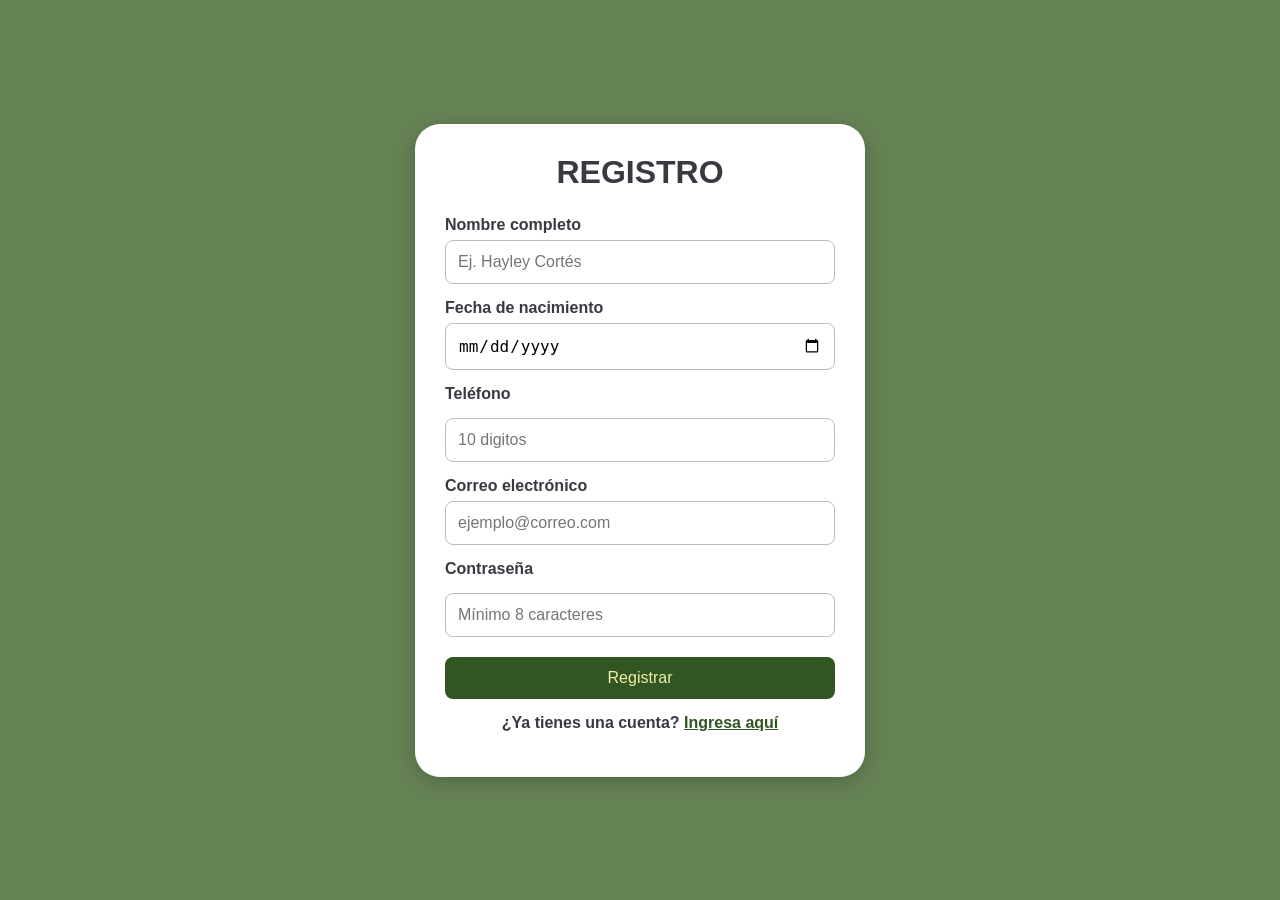
<file: index.html>
<!DOCTYPE html>
<html lang="es">
<head>
    <meta charset="UTF-8">
    <meta name="viewport" content="width=device-width, initial-scale=1.0">
    <title>Registro</title>
    <link rel="stylesheet" href="css/styles.css">

    <script src="js/utileria.js" defer></script>
    <script src="js/registro.js" defer></script>
</head>
<body>
    <div class="contenedor">
        <h1>REGISTRO</h1>
        <form id="formRegistro">
            <label for="nombre">Nombre completo</label>
            <input type="text" id="nombre" placeholder="Ej. Hayley Cortés">

            <label for="fechaNacimiento">Fecha de nacimiento</label>
            <input type="date" id="fechaNacimiento">

            <label for="telefono">Teléfono</p>
            <input type="text" id="telefono" inputmode="numeric" maxlength="10" placeholder="10 digitos">

            <label for="correo">Correo electrónico</label>
            <input type="email" id="correo" placeholder="ejemplo@correo.com">

            <label for="password">Contraseña</p>
            <input type="password" id="password" placeholder="Mínimo 8 caracteres">

            <button type="submit">Registrar</button>
        </form>
        <p>¿Ya tienes una cuenta?
            <a href="login.html">Ingresa aquí</a>
        </p>
        <p id="mensaje"></p>
    </div>

    <!-- MODAL -->
    <div id="modalEdad" class="modal">
        <div class="modal-contenido">
            <span id="cerrarModal" class="cerrar">&times;</span>
            <h2>Registro exitoso</h2>
            <p id="resultadoEdad"></p>
            <button id="aceptarModal">Aceptar</button>
        </div>
    </div>
</body>
</html>
</file>
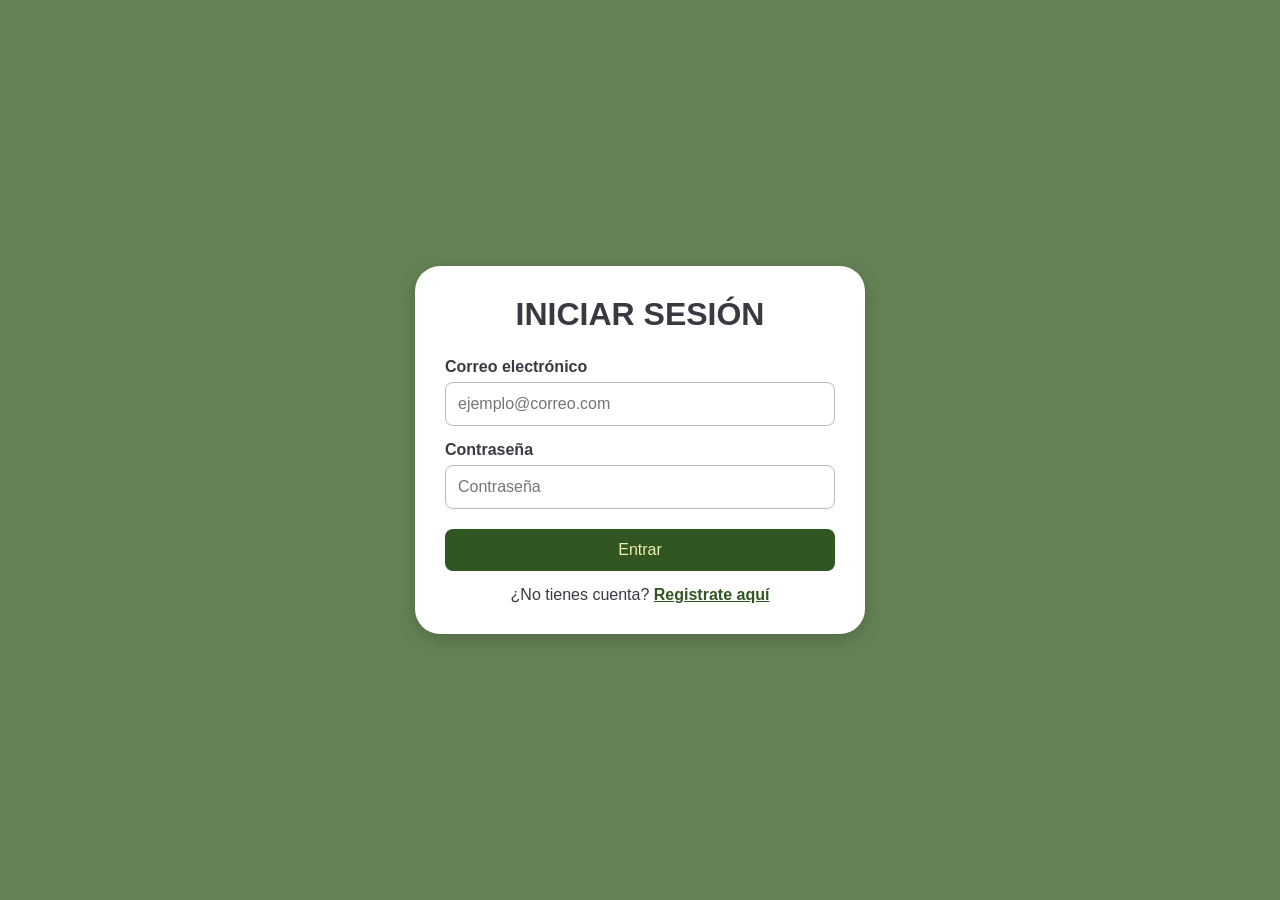
<file: login.html>
<!DOCTYPE html>
<html lang="es">
<head>
    <meta charset="UTF-8">
    <meta name="viewport" content="width=device-width, initial-scale=1.0">
    <title>Ingresar</title>
    <link rel="stylesheet" href="css/styles.css">
    <script src="js/utileria.js" defer ></script>
    <script src="js/login.js" defer ></script>
</head>
<body>
    <div class="contenedor">
        <h1>INICIAR SESIÓN</h1>

        <form id="formLogin">
            <label for="correo">Correo electrónico</label>
            <input type="correo" id="correo" placeholder="ejemplo@correo.com">

            <label for="password">Contraseña</label>
            <input type="password" id="password" placeholder="Contraseña">

            <button type="submit">Entrar</button>
        </form>
        <p id="mensajeLogin"></p>
        <p>¿No tienes cuenta?
            <a href="index.html">Registrate aquí</a>
        </p>
    </div>
    
    <!-- MODAL -->
    <div id="modalLogin" class="modal">
        <div class="modal-contenido">
            <span id="cerrarModalLogin" class="cerrar">&times;</span>
            <h2>Inicio de sesión exitoso</h2>
            <p id="resultadoLogin"></p>
            <button id="aceptarModalLogin">Aceptar</button>
        </div>
    </div>
</body>
</html>
</file>
<file: css/styles.css>
:root {
    --color-fondo: rgb(101, 130, 85);
    --color-contenedor: white;
    --color-primario: rgb(49, 86, 34);
    --color-texto: rgb(57, 57, 65);
    --color-exito: rgb(74, 143, 95);
}

* {
    box-sizing: border-box;
    margin: 0;
    padding: 0;
}

body {
    min-height: 100vh;
    display: flex;
    justify-content: center;
    align-items: center;
    background-color: var(--color-fondo);
    font-family: 'consolas', sans-serif;
    color: var(--color-texto);
}

.contenedor {
    width: 90%;
    max-width: 450px;
    padding: 30px;
    background-color: var(--color-contenedor);
    border-radius: 25px;
    box-shadow: 0 5px 20px rgba(0, 0, 0, 0.2);
}

h1 {
    text-align: center;
    margin-bottom: 25px;
}

label {
    display: block;
    margin-top: 15px;
    margin-bottom: 6px;
    font-weight: bold;
}

input {
    width: 100%;
    padding: 12px;
    border: 1px solid #bbb;
    border-radius: 8px;
    font-size: 16px;
}

input:focus {
    outline: none;
    border-color: #52a3da;
}

button {
    width: 100%;
    margin-top: 20px;
    padding: 12px;
    border: none;
    border-radius: 8px;
    background-color: var(--color-primario);
    color: rgb(237, 239, 170);
    font-size: 16px;
    cursor: pointer;
}

button:hover {
    opacity: 0.9;
}

p {
    margin-top: 15px;
    text-align: center;
}

a{
    color: var(--color-primario);
    font-weight: bold;
}

#mensaje,
#mensajeLogin {
    color: rgb(221, 29, 29);
    font-family: arial;
}

.modal {
    display: none;
    position: fixed;
    top: 0;
    left: 0;
    width: 100%;
    height: 100%;
    background-color: rgba(0, 0, 0, 0.5);
    justify-content: center;
    align-items: center;
}

.modal-contenido {
    width: 90%;
    max-width: 400px;
    padding: 30px;
    background-color: white;
    border-radius: 15px;
    text-align: center;
    position: relative;
}

.modal-contenido h2 {
    margin-bottom: 15px;
}

.cerrar {
    position: absolute;
    top: 10px;
    right: 20px;
    font-size: 30px;
    cursor: pointer;
}

.campo-error{
    border-color: rgb(221,29,29)!important;
    background-color: rgba(221, 29, 29, 0.06);
}
</file>
